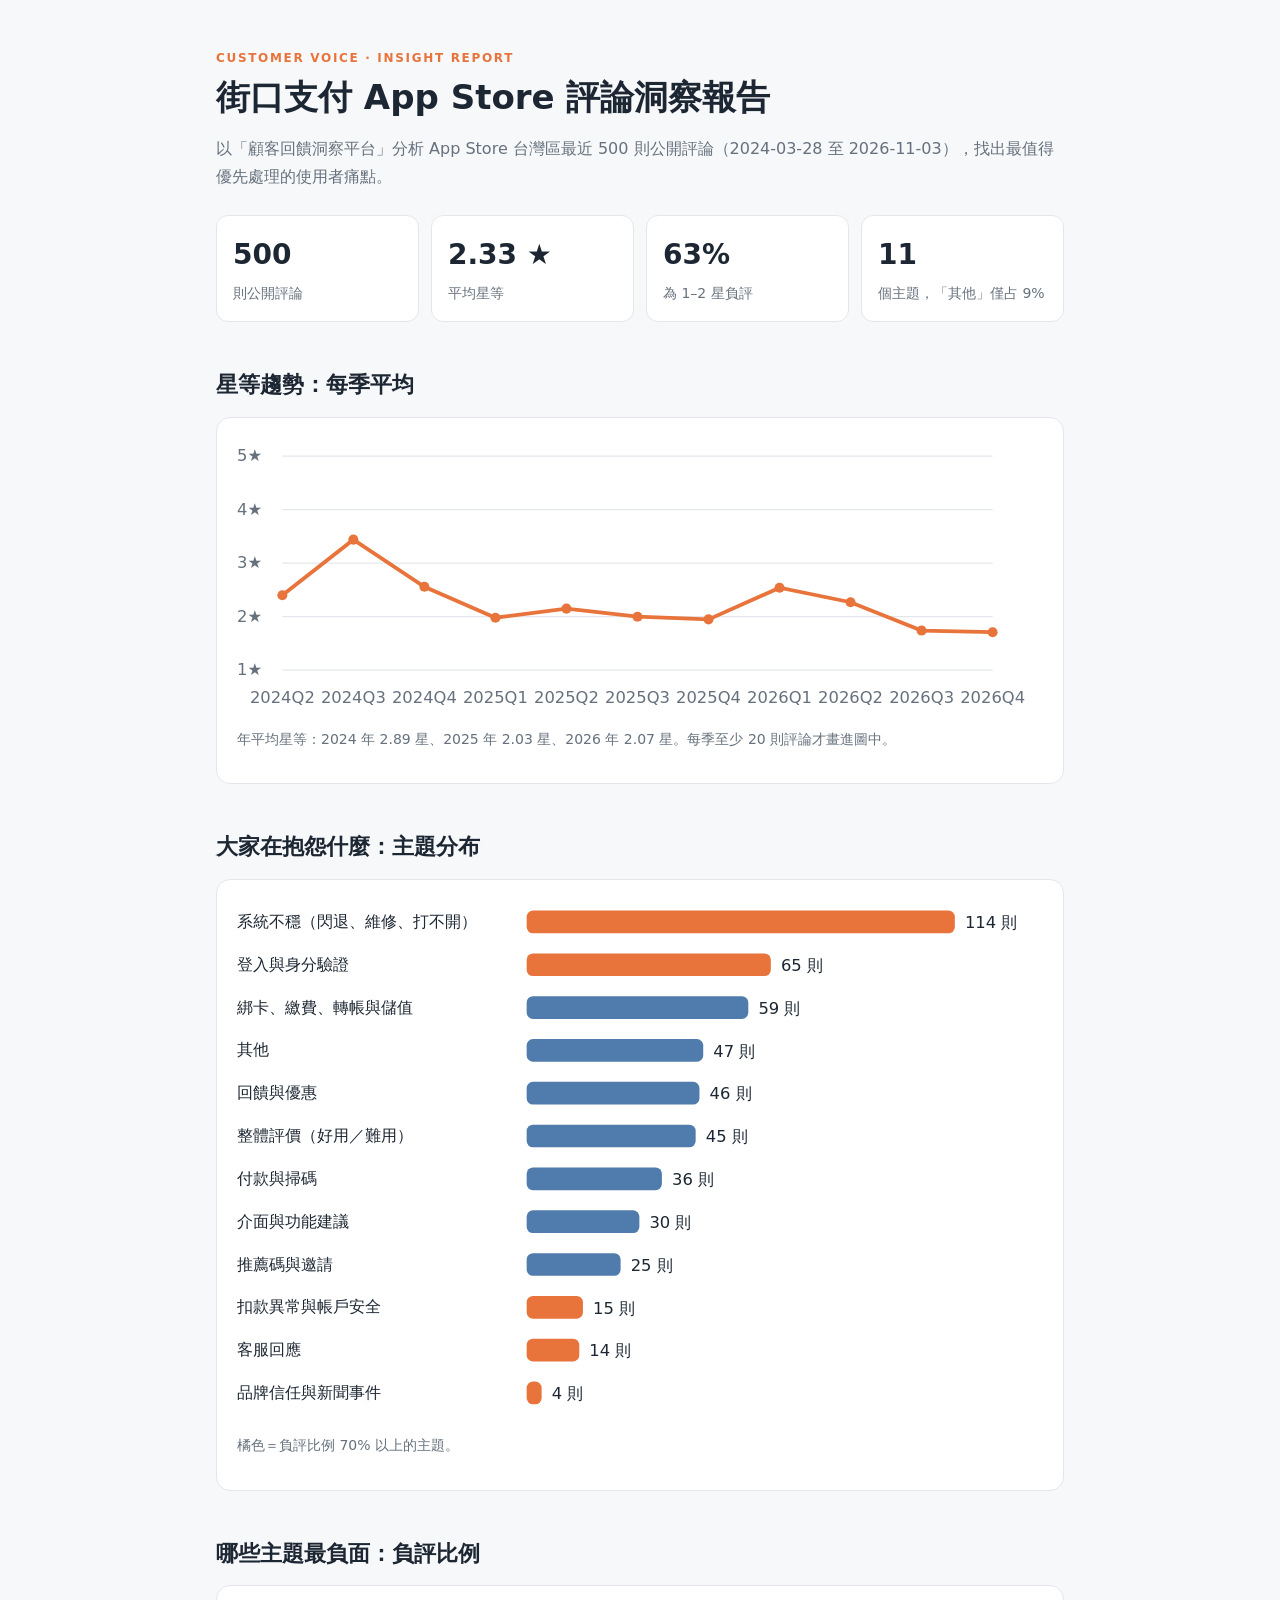
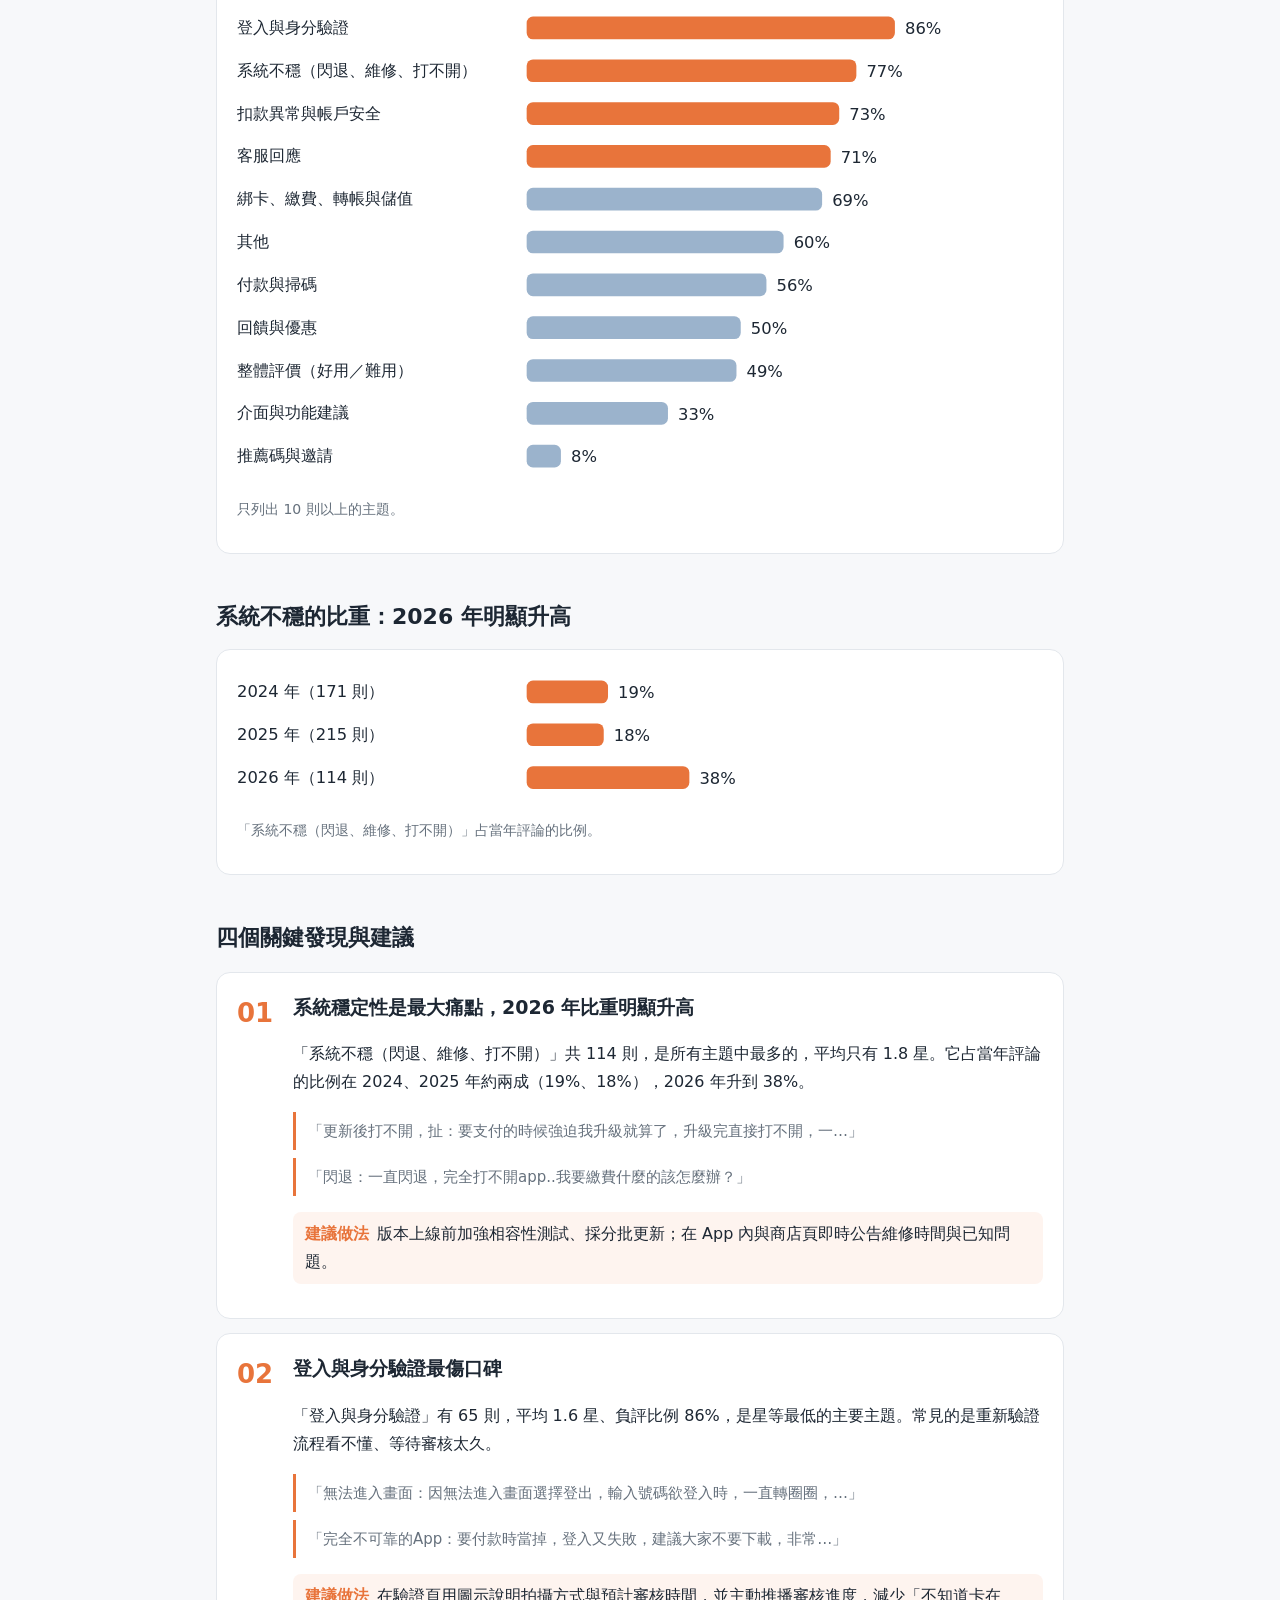
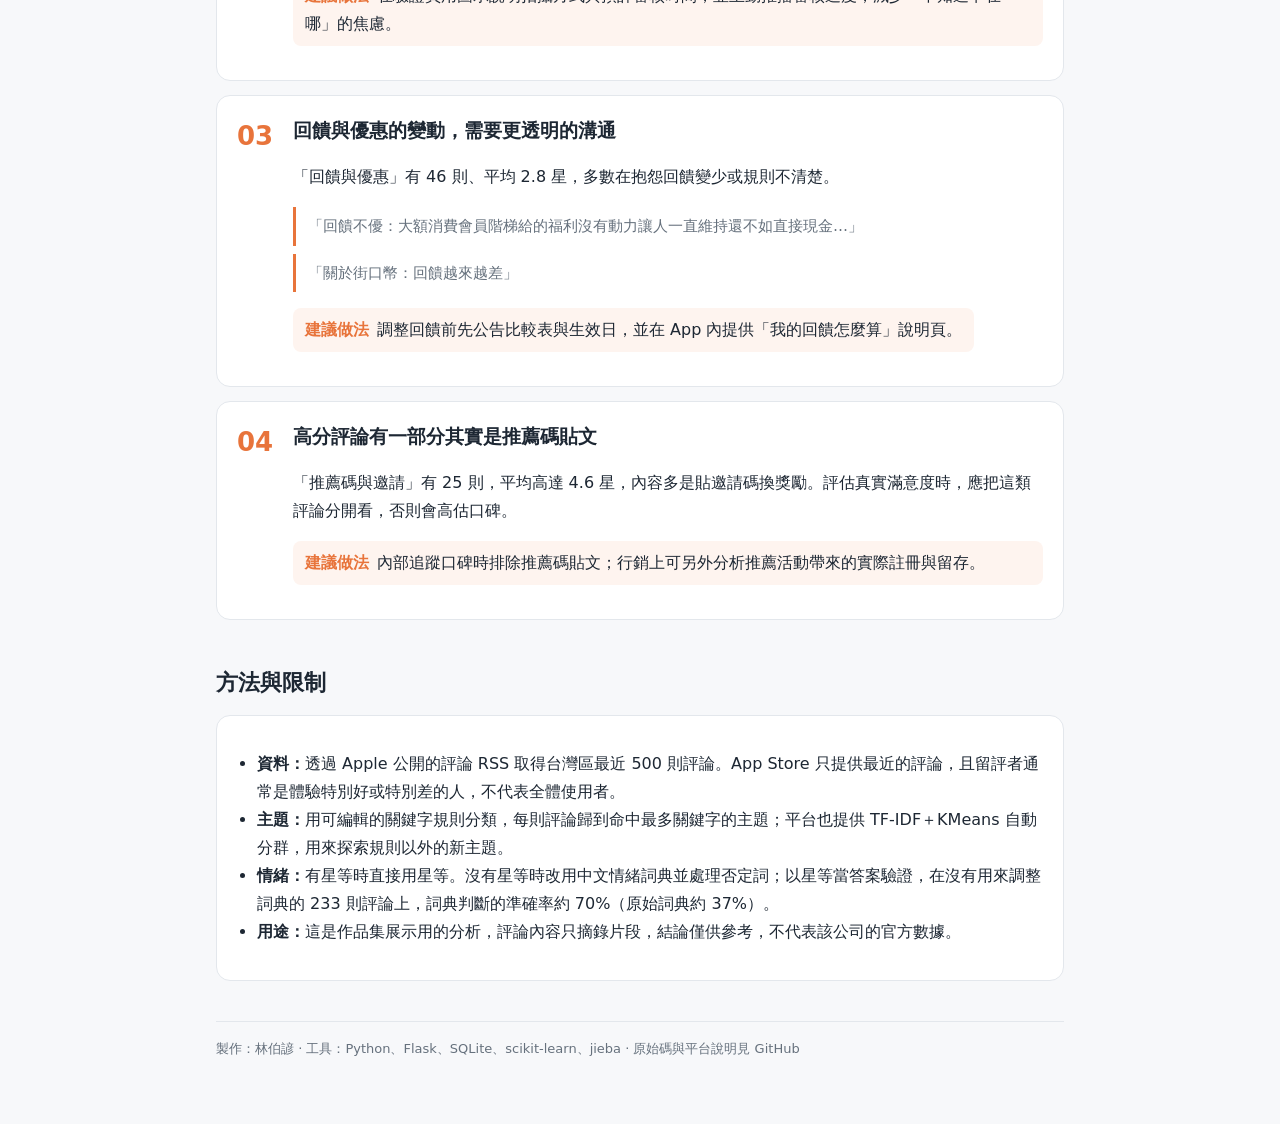
<file: docs/index.html>
<!doctype html>
<html lang="zh-Hant"><head><meta charset="utf-8"><meta name="viewport" content="width=device-width,initial-scale=1">
<title>街口支付 App 評論洞察報告</title>
<style>
:root{--ink:#1d2733;--muted:#66717d;--line:#e3e7ec;--paper:#f7f8fa;--card:#fff;--accent:#e8743b;--blue:#4f7cac}
@media (prefers-color-scheme:dark){:root{--ink:#e7ebf0;--muted:#9aa5b1;--line:#2b3440;--paper:#12171d;--card:#1a2129}}
*{box-sizing:border-box}body{margin:0;background:var(--paper);color:var(--ink);font:16px/1.75 "Noto Sans TC","Microsoft JhengHei",system-ui,sans-serif}
main{max-width:880px;margin:0 auto;padding:48px 16px 64px}
.eyebrow{font-size:12px;letter-spacing:.14em;color:var(--accent);font-weight:700}
h1{font-size:34px;line-height:1.3;margin:6px 0 10px}h2{font-size:22px;margin:44px 0 12px}h3{margin:0 0 6px;font-size:19px}
.lead{color:var(--muted)}
.kpis{display:grid;grid-template-columns:repeat(auto-fit,minmax(150px,1fr));gap:12px;margin:24px 0}
.kpi{background:var(--card);border:1px solid var(--line);border-radius:12px;padding:14px 16px}
.kpi b{display:block;font-size:28px}.kpi span{color:var(--muted);font-size:14px}
.card{background:var(--card);border:1px solid var(--line);border-radius:14px;padding:18px 20px;margin:12px 0}
svg{width:100%;height:auto;display:block}svg .lbl,svg .val,svg .axis{fill:var(--ink);font-size:13px}svg .axis{fill:var(--muted)}svg .grid{stroke:var(--line)}
.finding{display:flex;gap:16px;background:var(--card);border:1px solid var(--line);border-radius:14px;padding:18px 20px;margin:14px 0}
.num{font-size:26px;font-weight:700;color:var(--accent);min-width:40px}
blockquote{margin:8px 0;padding:6px 12px;border-left:3px solid var(--accent);color:var(--muted);font-size:15px}
.action{background:rgba(232,116,59,.08);border-radius:8px;padding:8px 12px}.action b{margin-right:8px;color:var(--accent)}
.note{font-size:14px;color:var(--muted)}ul{padding-left:20px}
footer{margin-top:40px;font-size:13px;color:var(--muted);border-top:1px solid var(--line);padding-top:16px}
</style></head><body><main>
<div class="eyebrow">CUSTOMER VOICE · INSIGHT REPORT</div>
<h1>街口支付 App Store 評論洞察報告</h1>
<p class="lead">以「顧客回饋洞察平台」分析 App Store 台灣區最近 500 則公開評論（2024-03-28 至 2026-11-03），找出最值得優先處理的使用者痛點。</p>
<div class="kpis">
<div class="kpi"><b>500</b><span>則公開評論</span></div>
<div class="kpi"><b>2.33 ★</b><span>平均星等</span></div>
<div class="kpi"><b>63%</b><span>為 1–2 星負評</span></div>
<div class="kpi"><b>11</b><span>個主題，「其他」僅占 9%</span></div>
</div>

<h2>星等趨勢：每季平均</h2>
<div class="card"><svg viewBox="0 0 640 220" role="img"><line x1="36" y1="186.0" x2="600" y2="186.0" class="grid"/><text x="0" y="190.0" class="axis">1★</text><line x1="36" y1="143.5" x2="600" y2="143.5" class="grid"/><text x="0" y="147.5" class="axis">2★</text><line x1="36" y1="101.0" x2="600" y2="101.0" class="grid"/><text x="0" y="105.0" class="axis">3★</text><line x1="36" y1="58.5" x2="600" y2="58.5" class="grid"/><text x="0" y="62.5" class="axis">4★</text><line x1="36" y1="16.0" x2="600" y2="16.0" class="grid"/><text x="0" y="20.0" class="axis">5★</text><polyline fill="none" stroke="#e8743b" stroke-width="3" points="36.0,126.5 92.4,82.3 148.8,119.7 205.2,144.3 261.6,137.1 318.0,143.5 374.4,145.6 430.8,120.5 487.2,132.0 543.6,154.5 600.0,155.8"/><circle cx="36.0" cy="126.5" r="4" fill="#e8743b"/><text x="36.0" y="212" class="axis" text-anchor="middle">2024Q2</text><circle cx="92.4" cy="82.3" r="4" fill="#e8743b"/><text x="92.4" y="212" class="axis" text-anchor="middle">2024Q3</text><circle cx="148.8" cy="119.7" r="4" fill="#e8743b"/><text x="148.8" y="212" class="axis" text-anchor="middle">2024Q4</text><circle cx="205.2" cy="144.3" r="4" fill="#e8743b"/><text x="205.2" y="212" class="axis" text-anchor="middle">2025Q1</text><circle cx="261.6" cy="137.1" r="4" fill="#e8743b"/><text x="261.6" y="212" class="axis" text-anchor="middle">2025Q2</text><circle cx="318.0" cy="143.5" r="4" fill="#e8743b"/><text x="318.0" y="212" class="axis" text-anchor="middle">2025Q3</text><circle cx="374.4" cy="145.6" r="4" fill="#e8743b"/><text x="374.4" y="212" class="axis" text-anchor="middle">2025Q4</text><circle cx="430.8" cy="120.5" r="4" fill="#e8743b"/><text x="430.8" y="212" class="axis" text-anchor="middle">2026Q1</text><circle cx="487.2" cy="132.0" r="4" fill="#e8743b"/><text x="487.2" y="212" class="axis" text-anchor="middle">2026Q2</text><circle cx="543.6" cy="154.5" r="4" fill="#e8743b"/><text x="543.6" y="212" class="axis" text-anchor="middle">2026Q3</text><circle cx="600.0" cy="155.8" r="4" fill="#e8743b"/><text x="600.0" y="212" class="axis" text-anchor="middle">2026Q4</text></svg><p class="note">年平均星等：2024 年 2.89 星、2025 年 2.03 星、2026 年 2.07 星。每季至少 20 則評論才畫進圖中。</p></div>

<h2>大家在抱怨什麼：主題分布</h2>
<div class="card"><svg viewBox="0 0 640 414" role="img"><text x="0" y="23" class="lbl">系統不穩（閃退、維修、打不開）</text><rect x="230" y="10" width="340.0" height="18" rx="5" fill="#e8743b"/><text x="578.0" y="24" class="val">114 則</text><text x="0" y="57" class="lbl">登入與身分驗證</text><rect x="230" y="44" width="193.9" height="18" rx="5" fill="#e8743b"/><text x="431.9" y="58" class="val">65 則</text><text x="0" y="91" class="lbl">綁卡、繳費、轉帳與儲值</text><rect x="230" y="78" width="176.0" height="18" rx="5" fill="#4f7cac"/><text x="414.0" y="92" class="val">59 則</text><text x="0" y="125" class="lbl">其他</text><rect x="230" y="112" width="140.2" height="18" rx="5" fill="#4f7cac"/><text x="378.2" y="126" class="val">47 則</text><text x="0" y="159" class="lbl">回饋與優惠</text><rect x="230" y="146" width="137.2" height="18" rx="5" fill="#4f7cac"/><text x="375.2" y="160" class="val">46 則</text><text x="0" y="193" class="lbl">整體評價（好用／難用）</text><rect x="230" y="180" width="134.2" height="18" rx="5" fill="#4f7cac"/><text x="372.2" y="194" class="val">45 則</text><text x="0" y="227" class="lbl">付款與掃碼</text><rect x="230" y="214" width="107.4" height="18" rx="5" fill="#4f7cac"/><text x="345.4" y="228" class="val">36 則</text><text x="0" y="261" class="lbl">介面與功能建議</text><rect x="230" y="248" width="89.5" height="18" rx="5" fill="#4f7cac"/><text x="327.5" y="262" class="val">30 則</text><text x="0" y="295" class="lbl">推薦碼與邀請</text><rect x="230" y="282" width="74.6" height="18" rx="5" fill="#4f7cac"/><text x="312.6" y="296" class="val">25 則</text><text x="0" y="329" class="lbl">扣款異常與帳戶安全</text><rect x="230" y="316" width="44.7" height="18" rx="5" fill="#e8743b"/><text x="282.7" y="330" class="val">15 則</text><text x="0" y="363" class="lbl">客服回應</text><rect x="230" y="350" width="41.8" height="18" rx="5" fill="#e8743b"/><text x="279.8" y="364" class="val">14 則</text><text x="0" y="397" class="lbl">品牌信任與新聞事件</text><rect x="230" y="384" width="11.9" height="18" rx="5" fill="#e8743b"/><text x="249.9" y="398" class="val">4 則</text></svg><p class="note">橘色＝負評比例 70% 以上的主題。</p></div>

<h2>哪些主題最負面：負評比例</h2>
<div class="card"><svg viewBox="0 0 640 380" role="img"><text x="0" y="23" class="lbl">登入與身分驗證</text><rect x="230" y="10" width="292.4" height="18" rx="5" fill="#e8743b"/><text x="530.4" y="24" class="val">86%</text><text x="0" y="57" class="lbl">系統不穩（閃退、維修、打不開）</text><rect x="230" y="44" width="261.8" height="18" rx="5" fill="#e8743b"/><text x="499.8" y="58" class="val">77%</text><text x="0" y="91" class="lbl">扣款異常與帳戶安全</text><rect x="230" y="78" width="248.2" height="18" rx="5" fill="#e8743b"/><text x="486.2" y="92" class="val">73%</text><text x="0" y="125" class="lbl">客服回應</text><rect x="230" y="112" width="241.4" height="18" rx="5" fill="#e8743b"/><text x="479.4" y="126" class="val">71%</text><text x="0" y="159" class="lbl">綁卡、繳費、轉帳與儲值</text><rect x="230" y="146" width="234.6" height="18" rx="5" fill="#9bb3cc"/><text x="472.6" y="160" class="val">69%</text><text x="0" y="193" class="lbl">其他</text><rect x="230" y="180" width="204.0" height="18" rx="5" fill="#9bb3cc"/><text x="442.0" y="194" class="val">60%</text><text x="0" y="227" class="lbl">付款與掃碼</text><rect x="230" y="214" width="190.4" height="18" rx="5" fill="#9bb3cc"/><text x="428.4" y="228" class="val">56%</text><text x="0" y="261" class="lbl">回饋與優惠</text><rect x="230" y="248" width="170.0" height="18" rx="5" fill="#9bb3cc"/><text x="408.0" y="262" class="val">50%</text><text x="0" y="295" class="lbl">整體評價（好用／難用）</text><rect x="230" y="282" width="166.6" height="18" rx="5" fill="#9bb3cc"/><text x="404.6" y="296" class="val">49%</text><text x="0" y="329" class="lbl">介面與功能建議</text><rect x="230" y="316" width="112.2" height="18" rx="5" fill="#9bb3cc"/><text x="350.2" y="330" class="val">33%</text><text x="0" y="363" class="lbl">推薦碼與邀請</text><rect x="230" y="350" width="27.2" height="18" rx="5" fill="#9bb3cc"/><text x="265.2" y="364" class="val">8%</text></svg><p class="note">只列出 10 則以上的主題。</p></div>

<h2>系統不穩的比重：2026 年明顯升高</h2>
<div class="card"><svg viewBox="0 0 640 108" role="img"><text x="0" y="23" class="lbl">2024 年（171 則）</text><rect x="230" y="10" width="64.6" height="18" rx="5" fill="#e8743b"/><text x="302.6" y="24" class="val">19%</text><text x="0" y="57" class="lbl">2025 年（215 則）</text><rect x="230" y="44" width="61.2" height="18" rx="5" fill="#e8743b"/><text x="299.2" y="58" class="val">18%</text><text x="0" y="91" class="lbl">2026 年（114 則）</text><rect x="230" y="78" width="129.2" height="18" rx="5" fill="#e8743b"/><text x="367.2" y="92" class="val">38%</text></svg><p class="note">「系統不穩（閃退、維修、打不開）」占當年評論的比例。</p></div>

<h2>四個關鍵發現與建議</h2>
<article class="finding"><div class="num">01</div><div><h3>系統穩定性是最大痛點，2026 年比重明顯升高</h3><p>「系統不穩（閃退、維修、打不開）」共 114 則，是所有主題中最多的，平均只有 1.8 星。它占當年評論的比例在 2024、2025 年約兩成（19%、18%），2026 年升到 38%。</p><blockquote>「更新後打不開，扯：要支付的時候強迫我升級就算了，升級完直接打不開，一…」</blockquote><blockquote>「閃退：一直閃退，完全打不開app..我要繳費什麼的該怎麼辦？」</blockquote><p class="action"><b>建議做法</b>版本上線前加強相容性測試、採分批更新；在 App 內與商店頁即時公告維修時間與已知問題。</p></div></article><article class="finding"><div class="num">02</div><div><h3>登入與身分驗證最傷口碑</h3><p>「登入與身分驗證」有 65 則，平均 1.6 星、負評比例 86%，是星等最低的主要主題。常見的是重新驗證流程看不懂、等待審核太久。</p><blockquote>「無法進入畫面：因無法進入畫面選擇登出，輸入號碼欲登入時，一直轉圈圈，…」</blockquote><blockquote>「完全不可靠的App：要付款時當掉，登入又失敗，建議大家不要下載，非常…」</blockquote><p class="action"><b>建議做法</b>在驗證頁用圖示說明拍攝方式與預計審核時間，並主動推播審核進度，減少「不知道卡在哪」的焦慮。</p></div></article><article class="finding"><div class="num">03</div><div><h3>回饋與優惠的變動，需要更透明的溝通</h3><p>「回饋與優惠」有 46 則、平均 2.8 星，多數在抱怨回饋變少或規則不清楚。</p><blockquote>「回饋不優：大額消費會員階梯給的福利沒有動力讓人一直維持還不如直接現金…」</blockquote><blockquote>「關於街口幣：回饋越來越差」</blockquote><p class="action"><b>建議做法</b>調整回饋前先公告比較表與生效日，並在 App 內提供「我的回饋怎麼算」說明頁。</p></div></article><article class="finding"><div class="num">04</div><div><h3>高分評論有一部分其實是推薦碼貼文</h3><p>「推薦碼與邀請」有 25 則，平均高達 4.6 星，內容多是貼邀請碼換獎勵。評估真實滿意度時，應把這類評論分開看，否則會高估口碑。</p><p class="action"><b>建議做法</b>內部追蹤口碑時排除推薦碼貼文；行銷上可另外分析推薦活動帶來的實際註冊與留存。</p></div></article>

<h2>方法與限制</h2>
<div class="card"><ul>
<li><b>資料：</b>透過 Apple 公開的評論 RSS 取得台灣區最近 500 則評論。App Store 只提供最近的評論，且留評者通常是體驗特別好或特別差的人，不代表全體使用者。</li>
<li><b>主題：</b>用可編輯的關鍵字規則分類，每則評論歸到命中最多關鍵字的主題；平台也提供 TF-IDF＋KMeans 自動分群，用來探索規則以外的新主題。</li>
<li><b>情緒：</b>有星等時直接用星等。沒有星等時改用中文情緒詞典並處理否定詞；以星等當答案驗證，在沒有用來調整詞典的 233 則評論上，詞典判斷的準確率約 70%（原始詞典約 37%）。</li>
<li><b>用途：</b>這是作品集展示用的分析，評論內容只摘錄片段，結論僅供參考，不代表該公司的官方數據。</li>
</ul></div>
<footer>製作：林伯諺 · 工具：Python、Flask、SQLite、scikit-learn、jieba · 原始碼與平台說明見 GitHub</footer>
</main></body></html>
</file>
